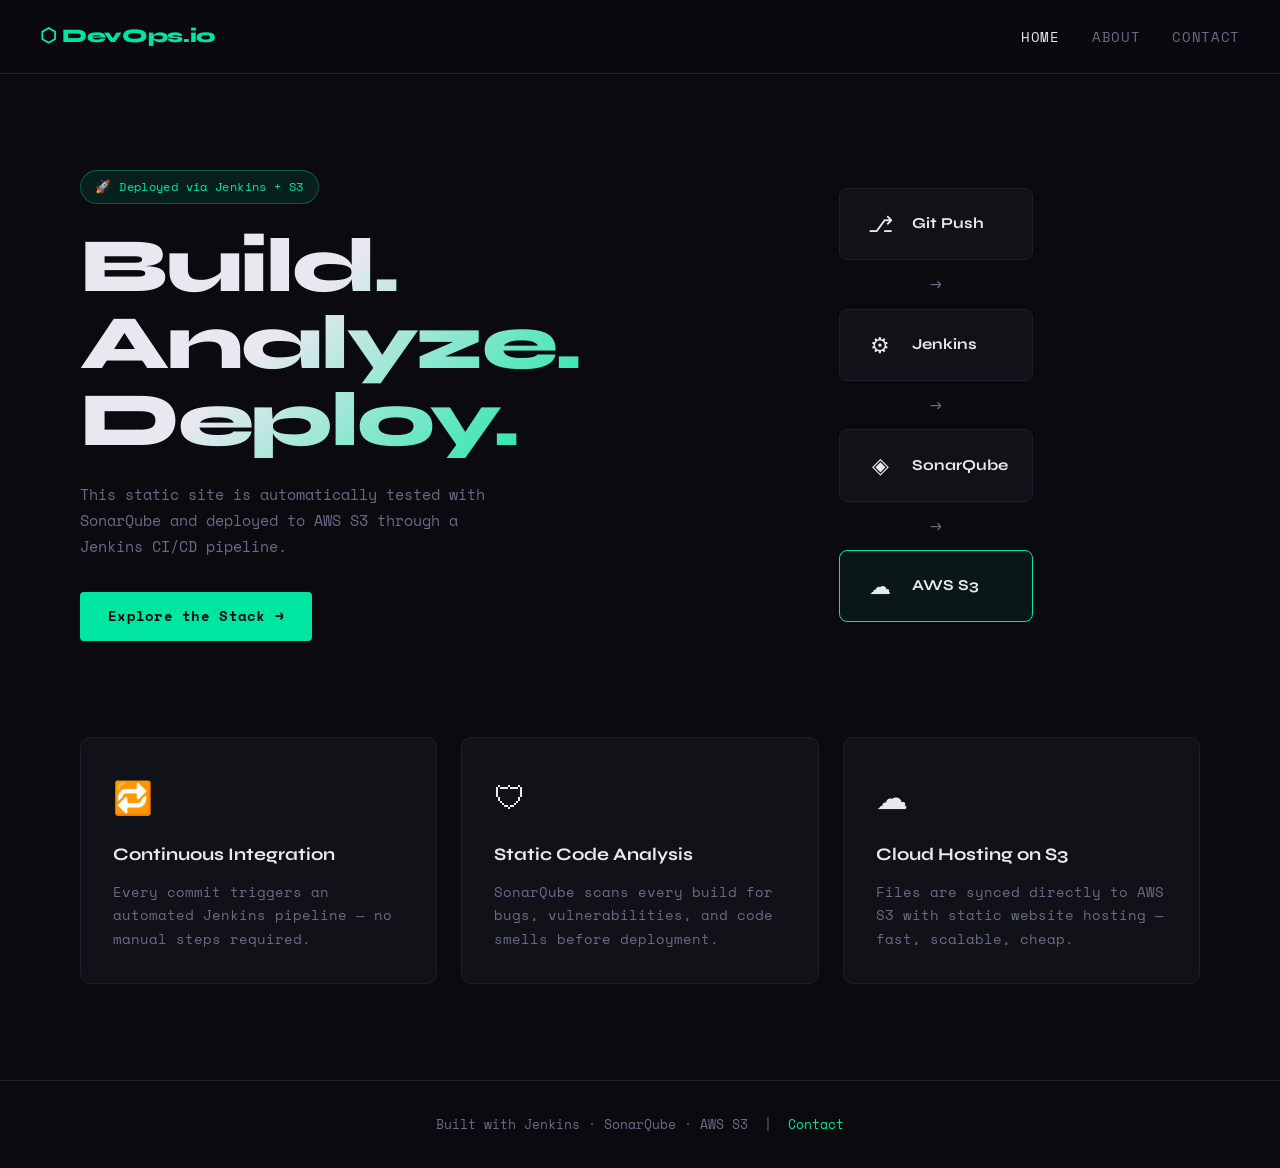
<file: static-website/index.html>
<!DOCTYPE html>
<html lang="en">
<head>
  <meta charset="UTF-8" />
  <meta name="viewport" content="width=device-width, initial-scale=1.0"/>
  <title>DevOps Portfolio | CI/CD Powered</title>
  <link rel="stylesheet" href="css/style.css" />
  <link href="https://fonts.googleapis.com/css2?family=Space+Mono:wght@400;700&family=Syne:wght@400;700;800&display=swap" rel="stylesheet"/>
</head>
<body>

  <nav class="navbar">
    <div class="nav-brand">⬡ DevOps.io</div>
    <ul class="nav-links">
      <li><a href="index.html" class="active">Home</a></li>
      <li><a href="about.html">About</a></li>
      <li><a href="contact.html">Contact</a></li>
    </ul>
  </nav>

  <header class="hero">
    <div class="hero-content">
      <span class="badge">🚀 Deployed via Jenkins + S3</span>
      <h1>Build.<br/>Analyze.<br/>Deploy.</h1>
      <p>This static site is automatically tested with SonarQube and deployed to AWS S3 through a Jenkins CI/CD pipeline.</p>
      <a href="about.html" class="btn">Explore the Stack →</a>
    </div>
    <div class="hero-visual">
      <div class="pipeline-diagram">
        <div class="pipe-step">
          <div class="pipe-icon">⎇</div>
          <span>Git Push</span>
        </div>
        <div class="pipe-arrow">→</div>
        <div class="pipe-step">
          <div class="pipe-icon">⚙</div>
          <span>Jenkins</span>
        </div>
        <div class="pipe-arrow">→</div>
        <div class="pipe-step">
          <div class="pipe-icon">◈</div>
          <span>SonarQube</span>
        </div>
        <div class="pipe-arrow">→</div>
        <div class="pipe-step active">
          <div class="pipe-icon">☁</div>
          <span>AWS S3</span>
        </div>
      </div>
    </div>
  </header>

  <section class="features">
    <div class="feature-card">
      <div class="feature-icon">🔁</div>
      <h3>Continuous Integration</h3>
      <p>Every commit triggers an automated Jenkins pipeline — no manual steps required.</p>
    </div>
    <div class="feature-card">
      <div class="feature-icon">🛡</div>
      <h3>Static Code Analysis</h3>
      <p>SonarQube scans every build for bugs, vulnerabilities, and code smells before deployment.</p>
    </div>
    <div class="feature-card">
      <div class="feature-icon">☁</div>
      <h3>Cloud Hosting on S3</h3>
      <p>Files are synced directly to AWS S3 with static website hosting — fast, scalable, cheap.</p>
    </div>
  </section>

  <footer class="footer">
    <p>Built with Jenkins · SonarQube · AWS S3 &nbsp;|&nbsp; <a href="contact.html">Contact</a></p>
  </footer>

  <script src="js/main.js"></script>
</body>
</html>
</file>
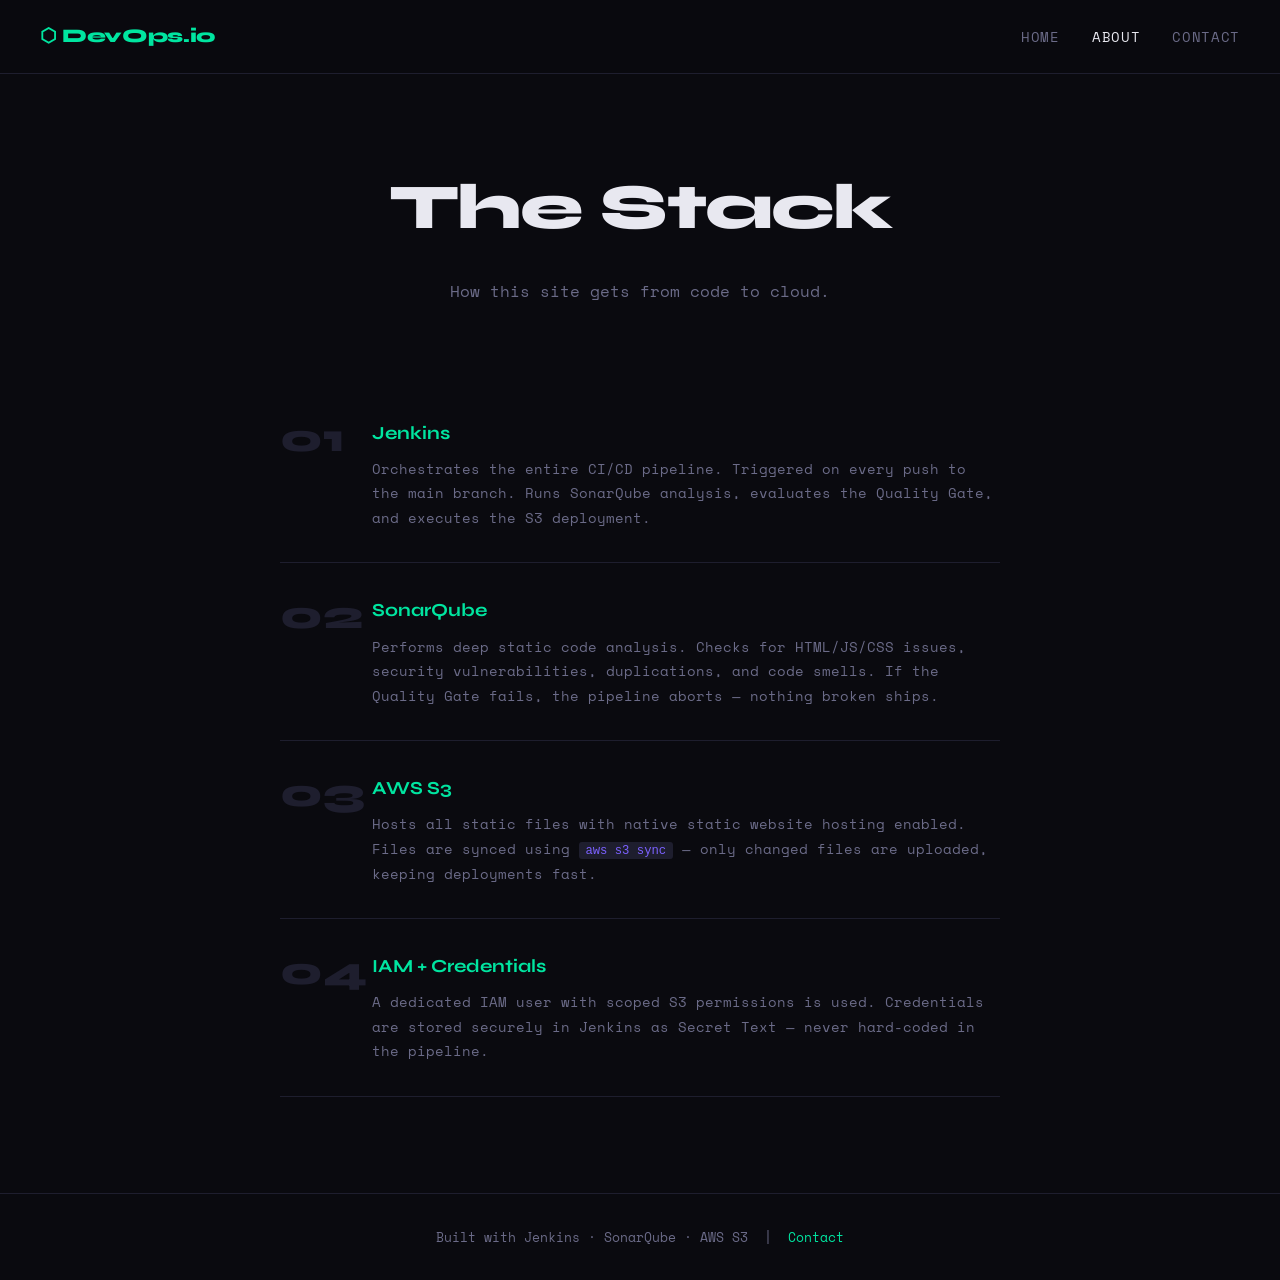
<file: static-website/about.html>
<!DOCTYPE html>
<html lang="en">
<head>
  <meta charset="UTF-8" />
  <meta name="viewport" content="width=device-width, initial-scale=1.0"/>
  <title>About | DevOps Portfolio</title>
  <link rel="stylesheet" href="css/style.css" />
  <link href="https://fonts.googleapis.com/css2?family=Space+Mono:wght@400;700&family=Syne:wght@400;700;800&display=swap" rel="stylesheet"/>
</head>
<body>

  <nav class="navbar">
    <div class="nav-brand">⬡ DevOps.io</div>
    <ul class="nav-links">
      <li><a href="index.html">Home</a></li>
      <li><a href="about.html" class="active">About</a></li>
      <li><a href="contact.html">Contact</a></li>
    </ul>
  </nav>

  <section class="page-header">
    <h1>The Stack</h1>
    <p>How this site gets from code to cloud.</p>
  </section>

  <section class="stack-section">
    <div class="stack-item">
      <div class="stack-num">01</div>
      <div class="stack-body">
        <h3>Jenkins</h3>
        <p>Orchestrates the entire CI/CD pipeline. Triggered on every push to the main branch. Runs SonarQube analysis, evaluates the Quality Gate, and executes the S3 deployment.</p>
      </div>
    </div>
    <div class="stack-item">
      <div class="stack-num">02</div>
      <div class="stack-body">
        <h3>SonarQube</h3>
        <p>Performs deep static code analysis. Checks for HTML/JS/CSS issues, security vulnerabilities, duplications, and code smells. If the Quality Gate fails, the pipeline aborts — nothing broken ships.</p>
      </div>
    </div>
    <div class="stack-item">
      <div class="stack-num">03</div>
      <div class="stack-body">
        <h3>AWS S3</h3>
        <p>Hosts all static files with native static website hosting enabled. Files are synced using <code>aws s3 sync</code> — only changed files are uploaded, keeping deployments fast.</p>
      </div>
    </div>
    <div class="stack-item">
      <div class="stack-num">04</div>
      <div class="stack-body">
        <h3>IAM + Credentials</h3>
        <p>A dedicated IAM user with scoped S3 permissions is used. Credentials are stored securely in Jenkins as Secret Text — never hard-coded in the pipeline.</p>
      </div>
    </div>
  </section>

  <footer class="footer">
    <p>Built with Jenkins · SonarQube · AWS S3 &nbsp;|&nbsp; <a href="contact.html">Contact</a></p>
  </footer>

  <script src="js/main.js"></script>
</body>
</html>
</file>
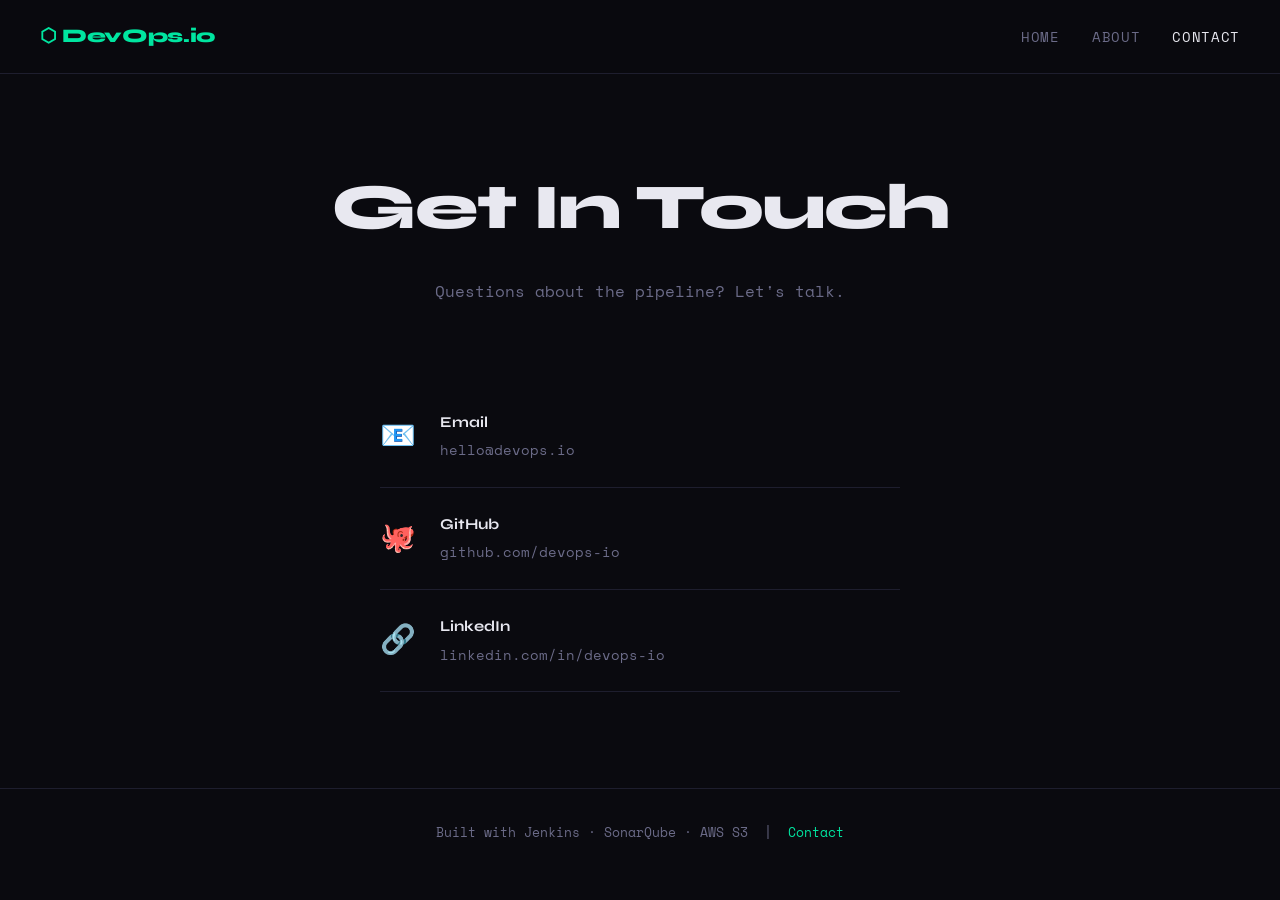
<file: static-website/contact.html>
<!DOCTYPE html>
<html lang="en">
<head>
  <meta charset="UTF-8" />
  <meta name="viewport" content="width=device-width, initial-scale=1.0"/>
  <title>Contact | DevOps Portfolio</title>
  <link rel="stylesheet" href="css/style.css" />
  <link href="https://fonts.googleapis.com/css2?family=Space+Mono:wght@400;700&family=Syne:wght@400;700;800&display=swap" rel="stylesheet"/>
</head>
<body>

  <nav class="navbar">
    <div class="nav-brand">⬡ DevOps.io</div>
    <ul class="nav-links">
      <li><a href="index.html">Home</a></li>
      <li><a href="about.html">About</a></li>
      <li><a href="contact.html" class="active">Contact</a></li>
    </ul>
  </nav>

  <section class="page-header">
    <h1>Get In Touch</h1>
    <p>Questions about the pipeline? Let's talk.</p>
  </section>

  <section class="contact-section">
    <div class="contact-info">
      <div class="contact-item">
        <span class="contact-icon">📧</span>
        <div>
          <strong>Email</strong>
          <p>hello@devops.io</p>
        </div>
      </div>
      <div class="contact-item">
        <span class="contact-icon">🐙</span>
        <div>
          <strong>GitHub</strong>
          <p>github.com/devops-io</p>
        </div>
      </div>
      <div class="contact-item">
        <span class="contact-icon">🔗</span>
        <div>
          <strong>LinkedIn</strong>
          <p>linkedin.com/in/devops-io</p>
        </div>
      </div>
    </div>
  </section>

  <footer class="footer">
    <p>Built with Jenkins · SonarQube · AWS S3 &nbsp;|&nbsp; <a href="contact.html">Contact</a></p>
  </footer>

  <script src="js/main.js"></script>
</body>
</html>
</file>
<file: static-website/css/style.css>
/* ===== CSS Variables ===== */
:root {
  --bg: #0a0a0f;
  --surface: #111118;
  --border: #1e1e2e;
  --accent: #00e5a0;
  --accent2: #7b61ff;
  --text: #e8e8f0;
  --muted: #6b6b88;
  --font-display: 'Syne', sans-serif;
  --font-mono: 'Space Mono', monospace;
}

/* ===== Reset ===== */
*, *::before, *::after { box-sizing: border-box; margin: 0; padding: 0; }

body {
  background: var(--bg);
  color: var(--text);
  font-family: var(--font-mono);
  font-size: 15px;
  line-height: 1.7;
  min-height: 100vh;
}

a { color: var(--accent); text-decoration: none; transition: opacity 0.2s; }
a:hover { opacity: 0.75; }

/* ===== Navbar ===== */
.navbar {
  display: flex;
  align-items: center;
  justify-content: space-between;
  padding: 1.25rem 2.5rem;
  border-bottom: 1px solid var(--border);
  position: sticky;
  top: 0;
  background: rgba(10,10,15,0.92);
  backdrop-filter: blur(12px);
  z-index: 100;
}

.nav-brand {
  font-family: var(--font-display);
  font-weight: 800;
  font-size: 1.2rem;
  color: var(--accent);
  letter-spacing: -0.02em;
}

.nav-links {
  list-style: none;
  display: flex;
  gap: 2rem;
}

.nav-links a {
  color: var(--muted);
  font-size: 0.85rem;
  letter-spacing: 0.05em;
  text-transform: uppercase;
}

.nav-links a.active,
.nav-links a:hover {
  color: var(--text);
  opacity: 1;
}

/* ===== Hero ===== */
.hero {
  display: grid;
  grid-template-columns: 1fr 1fr;
  gap: 4rem;
  align-items: center;
  padding: 6rem 2.5rem;
  max-width: 1200px;
  margin: 0 auto;
}

.badge {
  display: inline-block;
  background: rgba(0, 229, 160, 0.1);
  border: 1px solid rgba(0, 229, 160, 0.3);
  color: var(--accent);
  font-size: 0.78rem;
  padding: 0.35rem 0.9rem;
  border-radius: 999px;
  margin-bottom: 1.5rem;
  letter-spacing: 0.03em;
}

.hero-content h1 {
  font-family: var(--font-display);
  font-size: clamp(3rem, 6vw, 5rem);
  font-weight: 800;
  line-height: 1.0;
  letter-spacing: -0.03em;
  margin-bottom: 1.5rem;
  background: linear-gradient(135deg, var(--text) 40%, var(--accent));
  -webkit-background-clip: text;
  -webkit-text-fill-color: transparent;
  background-clip: text;
}

.hero-content p {
  color: var(--muted);
  font-size: 0.95rem;
  max-width: 420px;
  margin-bottom: 2rem;
}

.btn {
  display: inline-block;
  background: var(--accent);
  color: #0a0a0f;
  font-family: var(--font-mono);
  font-weight: 700;
  font-size: 0.85rem;
  padding: 0.8rem 1.75rem;
  border-radius: 4px;
  letter-spacing: 0.02em;
  transition: transform 0.2s, box-shadow 0.2s;
}

.btn:hover {
  transform: translateY(-2px);
  box-shadow: 0 8px 30px rgba(0, 229, 160, 0.25);
  opacity: 1;
  color: #0a0a0f;
}

/* ===== Pipeline Diagram ===== */
.hero-visual {
  display: flex;
  justify-content: center;
}

.pipeline-diagram {
  display: flex;
  flex-direction: column;
  gap: 0.5rem;
  align-items: stretch;
}

.pipe-step {
  display: flex;
  align-items: center;
  gap: 1rem;
  background: var(--surface);
  border: 1px solid var(--border);
  border-radius: 8px;
  padding: 1rem 1.5rem;
  transition: border-color 0.2s;
}

.pipe-step.active {
  border-color: var(--accent);
  background: rgba(0, 229, 160, 0.06);
}

.pipe-icon {
  font-size: 1.4rem;
  width: 2rem;
  text-align: center;
}

.pipe-step span {
  font-family: var(--font-display);
  font-weight: 700;
  font-size: 0.95rem;
}

.pipe-arrow {
  text-align: center;
  color: var(--muted);
  font-size: 1.2rem;
}

/* ===== Features ===== */
.features {
  display: grid;
  grid-template-columns: repeat(3, 1fr);
  gap: 1.5rem;
  max-width: 1200px;
  margin: 0 auto;
  padding: 0 2.5rem 6rem;
}

.feature-card {
  background: var(--surface);
  border: 1px solid var(--border);
  border-radius: 10px;
  padding: 2rem;
  transition: border-color 0.2s, transform 0.2s;
}

.feature-card:hover {
  border-color: var(--accent2);
  transform: translateY(-3px);
}

.feature-icon {
  font-size: 2rem;
  margin-bottom: 1rem;
}

.feature-card h3 {
  font-family: var(--font-display);
  font-weight: 700;
  font-size: 1.1rem;
  margin-bottom: 0.6rem;
}

.feature-card p {
  color: var(--muted);
  font-size: 0.88rem;
}

/* ===== Page Header ===== */
.page-header {
  text-align: center;
  padding: 5rem 2.5rem 3rem;
  max-width: 700px;
  margin: 0 auto;
}

.page-header h1 {
  font-family: var(--font-display);
  font-size: clamp(2.5rem, 5vw, 4rem);
  font-weight: 800;
  letter-spacing: -0.03em;
  margin-bottom: 1rem;
}

.page-header p {
  color: var(--muted);
  font-size: 1rem;
}

/* ===== Stack Section ===== */
.stack-section {
  max-width: 800px;
  margin: 0 auto;
  padding: 2rem 2.5rem 6rem;
  display: flex;
  flex-direction: column;
  gap: 0;
}

.stack-item {
  display: flex;
  gap: 2rem;
  align-items: flex-start;
  padding: 2rem 0;
  border-bottom: 1px solid var(--border);
}

.stack-num {
  font-family: var(--font-display);
  font-size: 2.5rem;
  font-weight: 800;
  color: var(--border);
  min-width: 60px;
  line-height: 1;
}

.stack-body h3 {
  font-family: var(--font-display);
  font-weight: 700;
  font-size: 1.15rem;
  margin-bottom: 0.5rem;
  color: var(--accent);
}

.stack-body p {
  color: var(--muted);
  font-size: 0.9rem;
}

.stack-body code {
  background: var(--border);
  color: var(--accent2);
  padding: 0.1rem 0.4rem;
  border-radius: 3px;
  font-size: 0.85em;
}

/* ===== Contact Section ===== */
.contact-section {
  max-width: 600px;
  margin: 0 auto;
  padding: 2rem 2.5rem 6rem;
}

.contact-item {
  display: flex;
  gap: 1.5rem;
  align-items: flex-start;
  padding: 1.5rem 0;
  border-bottom: 1px solid var(--border);
}

.contact-icon { font-size: 1.8rem; }

.contact-item strong {
  display: block;
  font-family: var(--font-display);
  font-weight: 700;
  margin-bottom: 0.2rem;
}

.contact-item p {
  color: var(--muted);
  font-size: 0.9rem;
}

/* ===== Footer ===== */
.footer {
  border-top: 1px solid var(--border);
  text-align: center;
  padding: 2rem;
  color: var(--muted);
  font-size: 0.82rem;
}

/* ===== Responsive ===== */
@media (max-width: 768px) {
  .hero {
    grid-template-columns: 1fr;
    padding: 3rem 1.5rem;
  }

  .features {
    grid-template-columns: 1fr;
    padding: 0 1.5rem 4rem;
  }

  .navbar { padding: 1rem 1.5rem; }
  .nav-links { gap: 1rem; }

  .stack-item { flex-direction: column; gap: 0.5rem; }
  .stack-num { font-size: 1.5rem; }
}
</file>
